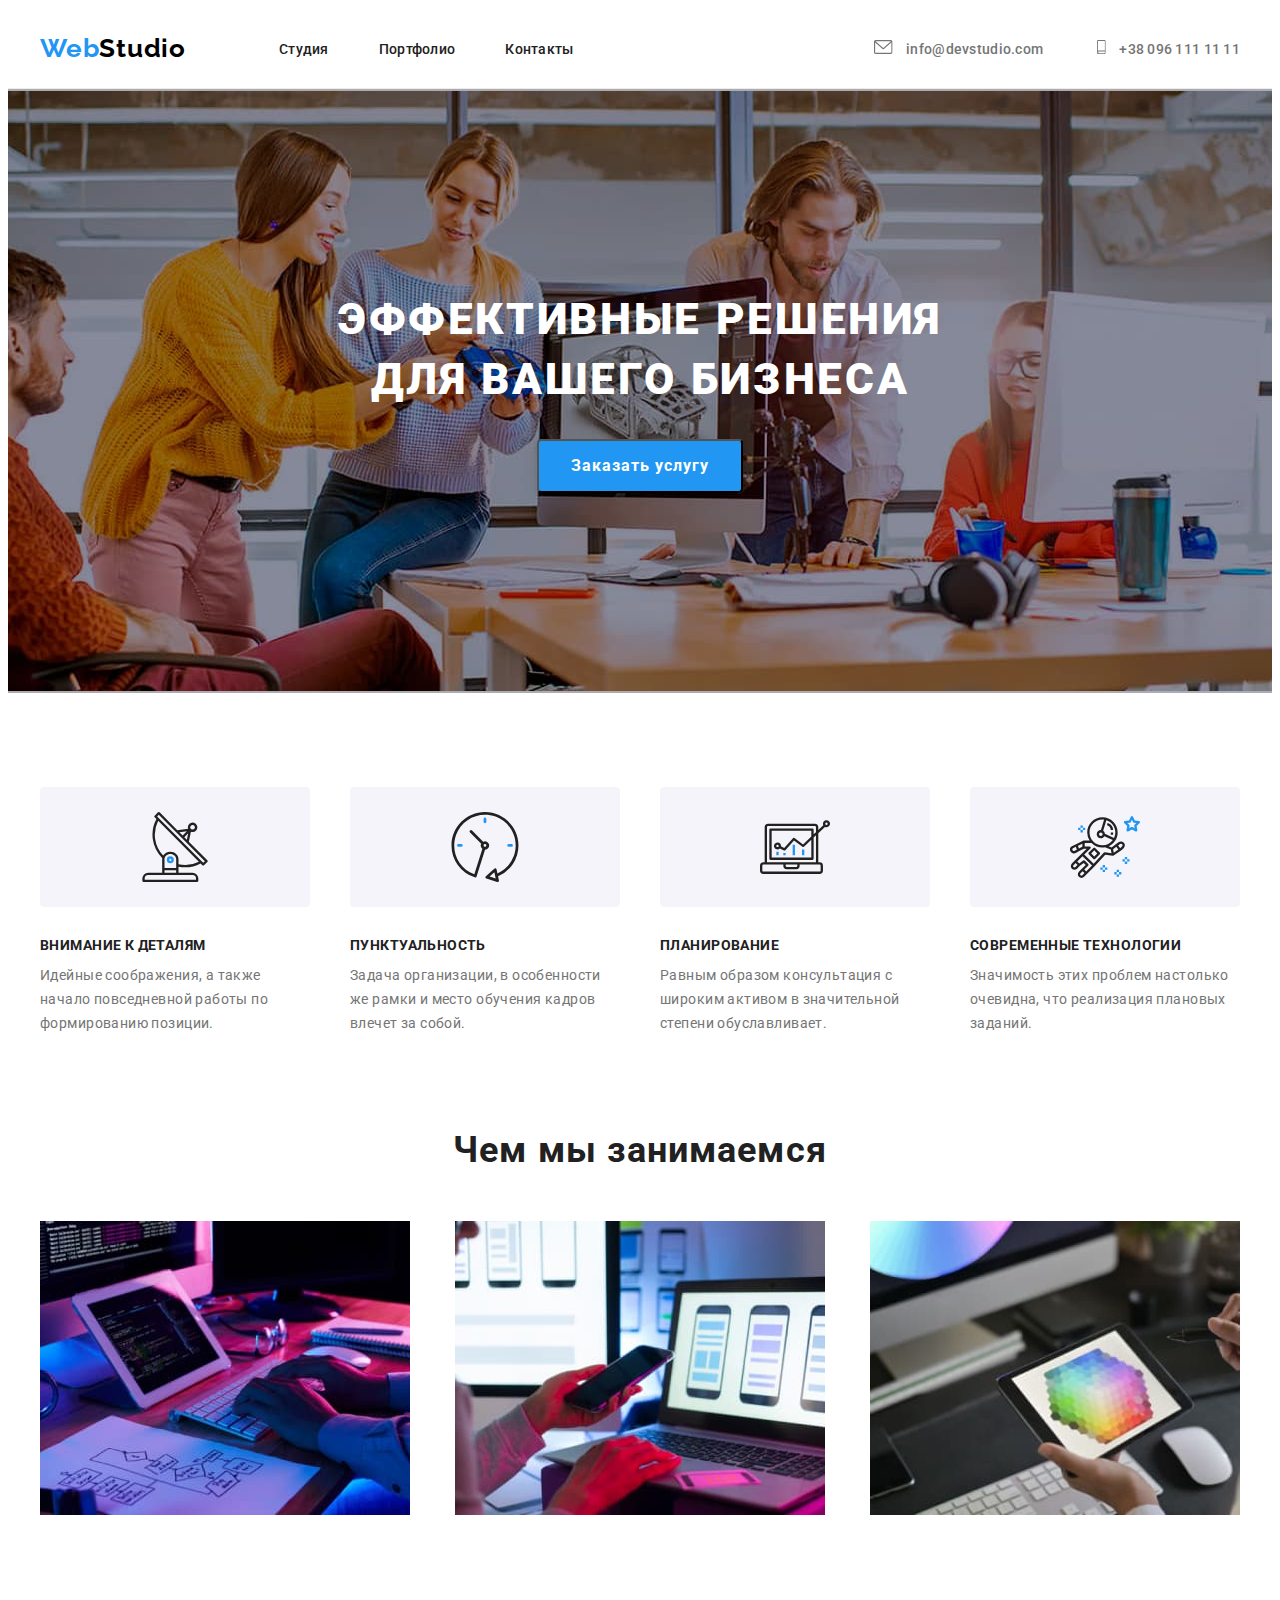
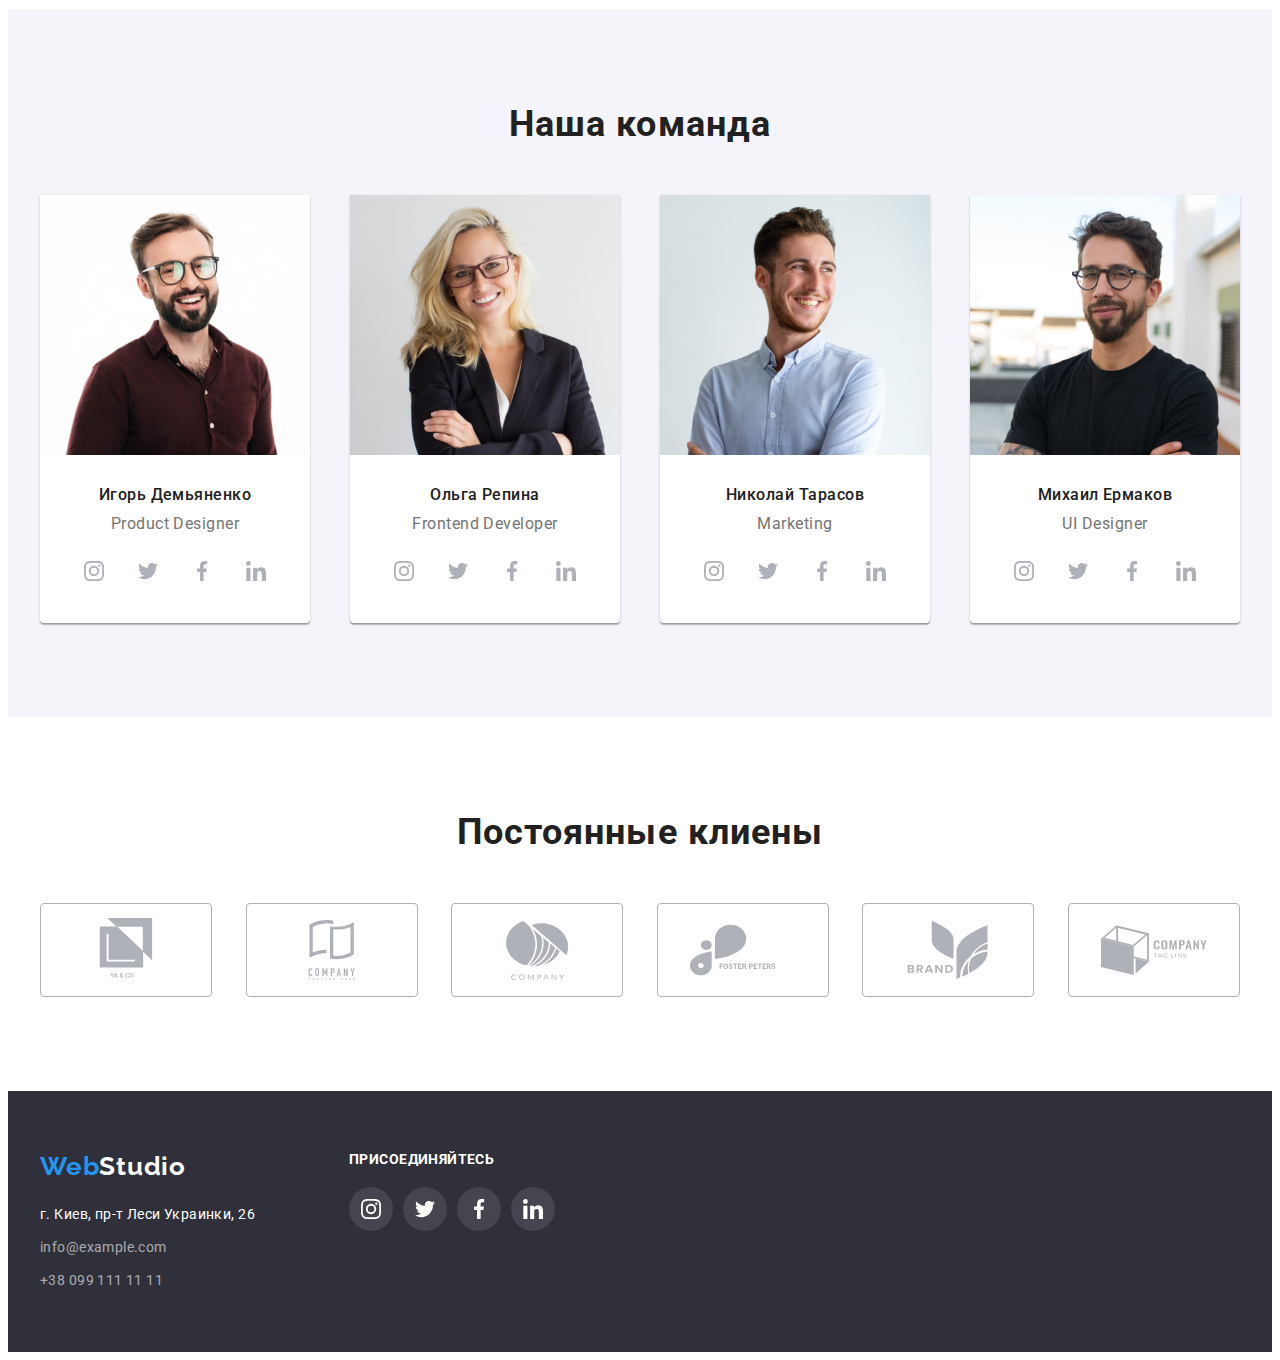
<file: index.html>
<!DOCTYPE html>
<html lang="en">
  <head>
    <meta charset="UTF-8" />
    <meta http-equiv="X-UA-Compatible" content="IE=edge" />
    <meta name="viewport" content="width=device-width, initial-scale=1.0" />
    <title>Web Stidio</title>
    <link
      rel="stylesheet"
      href="https://cdnjs.cloudflare.com/ajax/libs/modern-normalize/1.1.0/modern-normalize.min.css"
      integrity="sha512-wpPYUAdjBVSE4KJnH1VR1HeZfpl1ub8YT/NKx4PuQ5NmX2tKuGu6U/JRp5y+Y8XG2tV+wKQpNHVUX03MfMFn9Q=="
      crossorigin="anonymous"
      referrerpolicy="no-referrer"
    />
    <link rel="preconnect" href="https://fonts.googleapis.com" />
    <link rel="preconnect" href="https://fonts.gstatic.com" crossorigin />
    <link
      href="https://fonts.googleapis.com/css2?family=Raleway:wght@700&family=Roboto:wght@400;500;700;900&display=swap"
      rel="stylesheet"
    />
    <link rel="stylesheet" href="./css/styles.css" />
  </head>
  <body>
    <!-- Header-->
    <header>
      <div class="conteiner">
        <a href="./index.html" class="logo logo-heder"
          ><span class="first-logo">Web</span>Studio</a
        >
        <nav>
          <ul class="list">
            <li><a href="./index.html" class="nav-item">Студия</a></li>
            <li><a href="./portfolio.html" class="nav-item">Портфолио</a></li>
            <li><a href="" class="nav-item">Контакты</a></li>
          </ul>
        </nav>
        <div class="contact">
          <a href="mailto:info@devstudio.com" class="contact-header">
            <svg class="icon icon-envelope">
              <use xlink:href="./imges/icon.svg#icon-envelope"></use>
            </svg>
            info@devstudio.com</a
          >
          <a href="tel:+380961111111" class="contact-header">
            <svg class="icon icon-smartphone">
              <use xlink:href="./imges/icon.svg#icon-smartphone"></use>
            </svg>
            +38 096 111 11 11</a
          >
        </div>
      </div>
    </header>
    <!-- Main-->
    <main>
      <section class="hero">
        <div class="conteiner">
          <h1 class="hero-index">
            Эффективные решения <br />
            для вашего бизнеса
          </h1>
          <button type="button" class="hero-btn">Заказать услугу</button>
        </div>
      </section>
      <section>
        <div class="conteiner">
          <h2 class="visually-hidden">Особенности</h2>
          <ul class="list advantage">
            <li>
              <div>
                <svg class="icon icon-antenna">
                  <use xlink:href="./imges/icon.svg#icon-antenna"></use>
                </svg>
              </div>
              <h3>Внимание к деталям</h3>
              <p>
                Идейные соображения, а также начало повседневной работы по
                формированию позиции.
              </p>
            </li>
            <li>
              <div>
                <svg class="icon icon-clock">
                  <use xlink:href="./imges/icon.svg#icon-clock"></use>
                </svg>
              </div>
              <h3>Пунктуальность</h3>
              <p>
                Задача организации, в особенности же рамки и место обучения
                кадров влечет за собой.
              </p>
            </li>
            <li>
              <div>
                <svg class="icon icon-diagram">
                  <use xlink:href="./imges/icon.svg#icon-diagram"></use>
                </svg>
              </div>
              <h3>Планирование</h3>
              <p>
                Равным образом консультация с широким активом в значительной
                степени обуславливает.
              </p>
            </li>
            <li>
              <div>
                <svg class="icon icon-astronaut">
                  <use xlink:href="./imges/icon.svg#icon-astronaut"></use>
                </svg>
              </div>
              <h3>Современные технологии</h3>
              <p>
                Значимость этих проблем настолько очевидна, что реализация
                плановых заданий.
              </p>
            </li>
          </ul>
        </div>
      </section>
      <section class="works">
        <div class="conteiner">
          <h2>Чем мы занимаемся</h2>
          <ul class="list">
            <li>
              <img
                src="./imges/codding.jpg"
                alt="Валидный коддинг"
                width="370"
                height="294"
              />
            </li>
            <li>
              <img
                src="./imges/flex.jpg"
                alt="Кросплатформенные приложения"
                width="370"
                height="294"
              />
            </li>
            <li>
              <img
                src="./imges/style.jpg"
                alt="современная визуализация"
                width="370"
                height="294"
              />
            </li>
          </ul>
        </div>
      </section>
      <section class="team">
        <div class="conteiner">
          <h2>Наша команда</h2>
          <ul class="list list-team">
            <li class="team-item">
              <img
                src="./imges/igor.jpg"
                alt="Игорь Демьяненко"
                width="270"
                height="260"
              />
              <div class="title">
                <h3>Игорь Демьяненко</h3>
                <p>Product Designer</p>
                <div>
                  <ul class="list social">
                    <li class="social-item">
                      <a href="" target="_blank" rel="noopener noreferrer">
                        <svg class="icon icon-instagram">
                          <use
                            xlink:href="./imges/icon.svg#icon-instagram"
                          ></use>
                        </svg>
                      </a>
                    </li>
                    <li class="social-item">
                      <a href="" target="_blank" rel="noopener noreferrer"
                        ><svg class="icon icon-twitter">
                          <use xlink:href="./imges/icon.svg#icon-twitter"></use>
                        </svg>
                      </a>
                    </li>
                    <li class="social-item">
                      <a href="" target="_blank" rel="noopener noreferrer"
                        ><svg class="icon icon-facebook">
                          <use
                            xlink:href="./imges/icon.svg#icon-facebook"
                          ></use>
                        </svg>
                      </a>
                    </li>
                    <li class="social-item">
                      <a href="" target="_blank" rel="noopener noreferrer"
                        ><svg class="icon icon-linkedin">
                          <use
                            xlink:href="./imges/icon.svg#icon-linkedin"
                          ></use>
                        </svg>
                      </a>
                    </li>
                  </ul>
                </div>
              </div>
            </li>
            <li class="team-item">
              <img
                src="./imges/olga.jpg"
                alt="Ольга Репина"
                width="270"
                height="260"
              />
              <div class="title">
                <h3>Ольга Репина</h3>
                <p>Frontend Developer</p>
                <div>
                  <ul class="list social">
                    <li class="social-item">
                      <a href="" target="_blank" rel="noopener noreferrer">
                        <svg class="icon icon-instagram">
                          <use
                            xlink:href="./imges/icon.svg#icon-instagram"
                          ></use>
                        </svg>
                      </a>
                    </li>
                    <li class="social-item">
                      <a href="" target="_blank" rel="noopener noreferrer"
                        ><svg class="icon icon-twitter">
                          <use xlink:href="./imges/icon.svg#icon-twitter"></use>
                        </svg>
                      </a>
                    </li>
                    <li class="social-item">
                      <a href="" target="_blank" rel="noopener noreferrer"
                        ><svg class="icon icon-facebook">
                          <use
                            xlink:href="./imges/icon.svg#icon-facebook"
                          ></use>
                        </svg>
                      </a>
                    </li>
                    <li class="social-item">
                      <a href="" target="_blank" rel="noopener noreferrer"
                        ><svg class="icon icon-linkedin">
                          <use
                            xlink:href="./imges/icon.svg#icon-linkedin"
                          ></use>
                        </svg>
                      </a>
                    </li>
                  </ul>
                </div>
              </div>
            </li>
            <li class="team-item">
              <img
                src="./imges/nikolay.jpg"
                alt="Николай Тарасов"
                width="270"
                height="260"
              />
              <div class="title">
                <h3>Николай Тарасов</h3>
                <p>Marketing</p>
                <div>
                  <ul class="list social">
                    <li class="social-item">
                      <a href="" target="_blank" rel="noopener noreferrer">
                        <svg class="icon icon-instagram">
                          <use
                            xlink:href="./imges/icon.svg#icon-instagram"
                          ></use>
                        </svg>
                      </a>
                    </li>
                    <li class="social-item">
                      <a href="" target="_blank" rel="noopener noreferrer"
                        ><svg class="icon icon-twitter">
                          <use xlink:href="./imges/icon.svg#icon-twitter"></use>
                        </svg>
                      </a>
                    </li>
                    <li class="social-item">
                      <a href="" target="_blank" rel="noopener noreferrer"
                        ><svg class="icon icon-facebook">
                          <use
                            xlink:href="./imges/icon.svg#icon-facebook"
                          ></use>
                        </svg>
                      </a>
                    </li>
                    <li class="social-item">
                      <a href="" target="_blank" rel="noopener noreferrer"
                        ><svg class="icon icon-linkedin">
                          <use
                            xlink:href="./imges/icon.svg#icon-linkedin"
                          ></use>
                        </svg>
                      </a>
                    </li>
                  </ul>
                </div>
              </div>
            </li>
            <li class="team-item">
              <img
                src="./imges/mihail.jpg"
                alt="Михаил Ермаков"
                width="270"
                height="260"
              />
              <div class="title">
                <h3>Михаил Ермаков</h3>
                <p>UI Designer</p>
                <div>
                  <ul class="list social">
                    <li class="social-item">
                      <a href="" target="_blank" rel="noopener noreferrer">
                        <svg class="icon icon-instagram">
                          <use
                            xlink:href="./imges/icon.svg#icon-instagram"
                          ></use>
                        </svg>
                      </a>
                    </li>
                    <li class="social-item">
                      <a href="" target="_blank" rel="noopener noreferrer"
                        ><svg class="icon icon-twitter">
                          <use xlink:href="./imges/icon.svg#icon-twitter"></use>
                        </svg>
                      </a>
                    </li>
                    <li class="social-item">
                      <a href="" target="_blank" rel="noopener noreferrer"
                        ><svg class="icon icon-facebook">
                          <use
                            xlink:href="./imges/icon.svg#icon-facebook"
                          ></use>
                        </svg>
                      </a>
                    </li>
                    <li class="social-item">
                      <a href="" target="_blank" rel="noopener noreferrer"
                        ><svg class="icon icon-linkedin">
                          <use
                            xlink:href="./imges/icon.svg#icon-linkedin"
                          ></use>
                        </svg>
                      </a>
                    </li>
                  </ul>
                </div>
              </div>
            </li>
          </ul>
        </div>
      </section>
      <section class="clients">
        <div class="conteiner">
          <h2>Постоянные клиены</h2>
          <ul class="list client-list">
            <li class="client-item">
              <a href="" target="_blank" rel="noopener noreferrer">
                <div>
                  <svg class="icon icon-ya">
                    <use xlink:href="./imges/icon.svg#icon-ya"></use>
                  </svg>
                </div>
              </a>
            </li>
            <li class="client-item">
              <a href="" target="_blank" rel="noopener noreferrer"
                ><svg class="icon icon-taglinehere">
                  <use xlink:href="./imges/icon.svg#icon-taglinehere"></use>
                </svg>
              </a>
            </li>
            <li class="client-item">
              <a href="" target="_blank" rel="noopener noreferrer"
                ><svg class="icon icon-group2">
                  <use xlink:href="./imges/icon.svg#icon-group2"></use>
                </svg>
              </a>
            </li>
            <li class="client-item">
              <a href="" target="_blank" rel="noopener noreferrer"
                ><svg class="icon icon-foster-peters">
                  <use xlink:href="./imges/icon.svg#icon-foster-peters"></use>
                </svg>
              </a>
            </li>
            <li class="client-item">
              <a href="" target="_blank" rel="noopener noreferrer"
                ><svg class="icon icon-brand">
                  <use xlink:href="./imges/icon.svg#icon-brand"></use>
                </svg>
              </a>
            </li>
            <li class="client-item">
              <a href="" target="_blank" rel="noopener noreferrer">
                <svg class="icon icon-tagline">
                  <use xlink:href="./imges/icon.svg#icon-tagline"></use>
                </svg>
              </a>
            </li>
          </ul>
        </div>
      </section>
    </main>
    <!--Footer-->
    <footer class="footer">
      <div class="conteiner">
        <div class="footer-contact-block">
          <a href="./index.html" class="logo logo-footer"
            ><span class="first-logo">Web</span>Studio</a
          >
          <address>
            <ul class="list">
              <li>
                <a
                  href="https://goo.gl/maps/Edwmhxhsn8oZYqnP8"
                  target="_blank"
                  rel="noopener noreferrer"
                  class="gmaps"
                  >г. Киев, пр-т Леси Украинки, 26</a
                >
              </li>
              <li>
                <a href="mailto:info@example.com" class="contact-footer"
                  >info@example.com</a
                >
              </li>
              <li>
                <a href="tel:+380991111111" class="contact-footer"
                  >+38 099 111 11 11</a
                >
              </li>
            </ul>
          </address>
        </div>

        <div class="footer-soccial">
          <p>присоединяйтесь</p>
          <ul class="list footer-social-list">
            <li class="social-item">
              <a href="" target="_blank" rel="noopener noreferrer">
                <svg class="icon icon-instagram">
                  <use xlink:href="./imges/icon.svg#icon-instagram"></use>
                </svg>
              </a>
            </li>
            <li class="social-item">
              <a href="" target="_blank" rel="noopener noreferrer"
                ><svg class="icon icon-twitter">
                  <use xlink:href="./imges/icon.svg#icon-twitter"></use>
                </svg>
              </a>
            </li>
            <li class="social-item">
              <a href="" target="_blank" rel="noopener noreferrer"
                ><svg class="icon icon-facebook">
                  <use xlink:href="./imges/icon.svg#icon-facebook"></use>
                </svg>
              </a>
            </li>
            <li class="social-item">
              <a href="" target="_blank" rel="noopener noreferrer"
                ><svg class="icon icon-linkedin">
                  <use xlink:href="./imges/icon.svg#icon-linkedin"></use>
                </svg>
              </a>
            </li>
          </ul>
        </div>
      </div>
    </footer>
  </body>
</html>
</file>
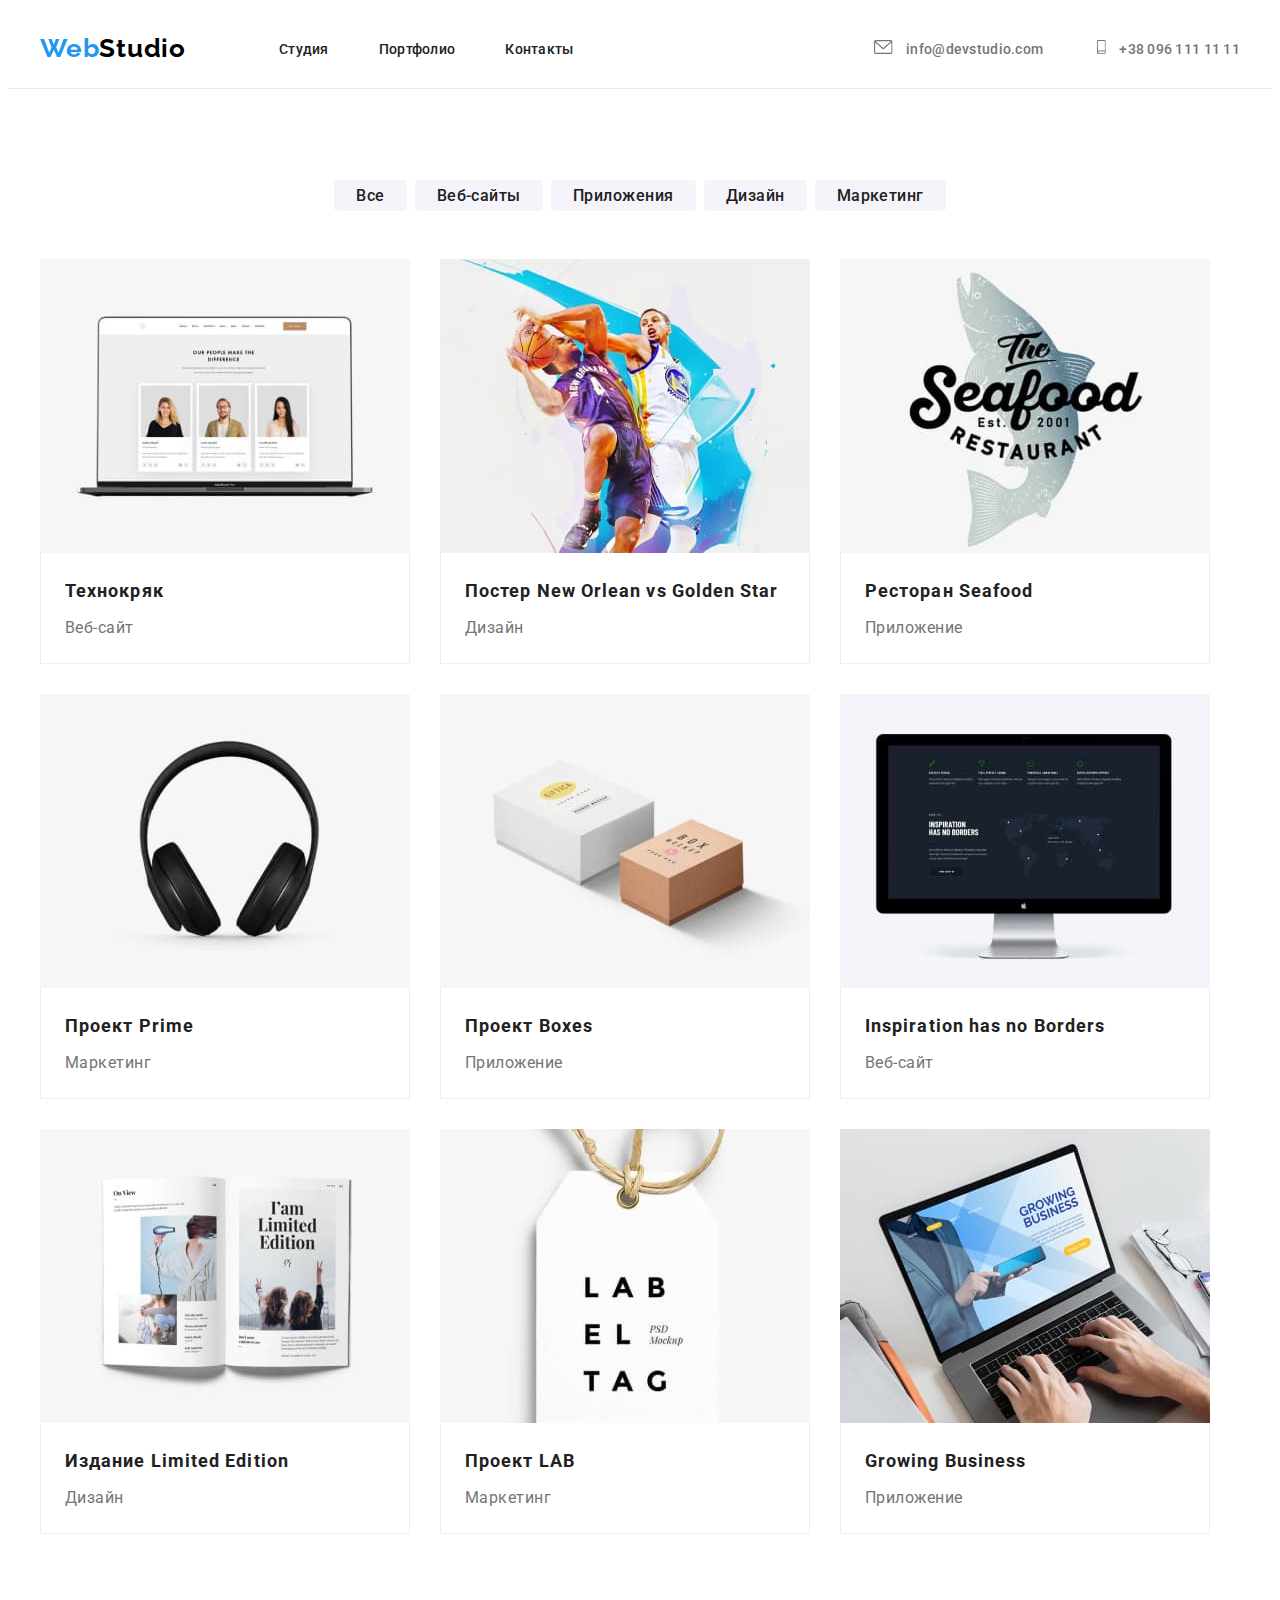
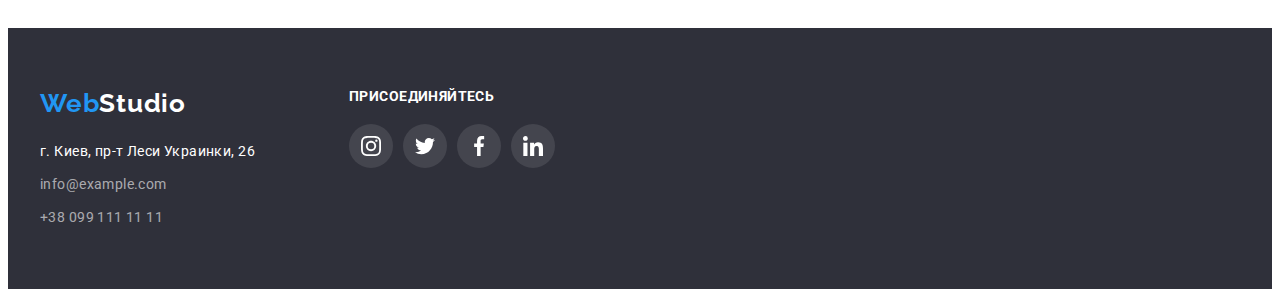
<file: portfolio.html>
<!DOCTYPE html>
<html lang="en">
  <head>
    <meta charset="UTF-8" />
    <meta http-equiv="X-UA-Compatible" content="IE=edge" />
    <meta name="viewport" content="width=device-width, initial-scale=1.0" />
    <title>Portfolio</title>
    <link
      rel="stylesheet"
      href="https://cdnjs.cloudflare.com/ajax/libs/modern-normalize/1.1.0/modern-normalize.min.css"
      integrity="sha512-wpPYUAdjBVSE4KJnH1VR1HeZfpl1ub8YT/NKx4PuQ5NmX2tKuGu6U/JRp5y+Y8XG2tV+wKQpNHVUX03MfMFn9Q=="
      crossorigin="anonymous"
      referrerpolicy="no-referrer"
    />
    <link rel="preconnect" href="https://fonts.googleapis.com" />
    <link rel="preconnect" href="https://fonts.gstatic.com" crossorigin />
    <link
      href="https://fonts.googleapis.com/css2?family=Raleway:wght@700&family=Roboto:wght@400;500;700;900&display=swap"
      rel="stylesheet"
    />
    <link rel="stylesheet" href="./css/styles.css" />
  </head>
  <body>
    <!-- Header-->
    <header>
      <div class="conteiner">
        <a href="./index.html" class="logo logo-heder"
          ><span class="first-logo">Web</span>Studio</a
        >
        <nav>
          <ul class="list">
            <li><a href="./index.html" class="nav-item">Студия</a></li>
            <li><a href="./portfolio.html" class="nav-item">Портфолио</a></li>
            <li><a href="" class="nav-item">Контакты</a></li>
          </ul>
        </nav>
        <div class="contact">
          <a href="mailto:info@devstudio.com" class="contact-header">
            <svg class="icon icon-envelope">
              <use xlink:href="./imges/icon.svg#icon-envelope"></use>
            </svg>
            info@devstudio.com</a
          >
          <a href="tel:+380961111111" class="contact-header">
            <svg class="icon icon-smartphone">
              <use xlink:href="./imges/icon.svg#icon-smartphone"></use>
            </svg>
            +38 096 111 11 11</a
          >
        </div>
      </div>
    </header>
    <!--main-->
    <main>
      <section class="portfolio">
        <div class="conteiner">
          <h1 class="visually-hidden">Наше портфолио</h1>
          <ul class="list portfolio-filter">
            <li>
              <input
                type="radio"
                name="filter"
                id="filterChoice1"
                value="all"
              /><label for="filterChoice1">Все</label>
            </li>
            <li>
              <input
                type="radio"
                name="filter"
                id="filterChoice2"
                value="Веб-сайты"
              /><label for="filterChoice2">Веб-сайты</label>
            </li>
            <li>
              <input
                type="radio"
                name="filter"
                id="filterChoice3"
                value="Приложения"
              />
              <label for="filterChoice3">Приложения</label>
            </li>
            <li>
              <input
                type="radio"
                name="filter"
                id="filterChoice4"
                value="Дизайн"
              />
              <label for="filterChoice4">Дизайн</label>
            </li>

            <li>
              <input
                type="radio"
                name="filter"
                id="filterChoice5"
                value="Маркетинг"
              />
              <label for="filterChoice5">Маркетинг</label>
            </li>
          </ul>
          <ul class="list portfolio-item">
            <li>
              <img
                src="./imges/tehnokriak.jpg"
                alt="Сйт Технокряк"
                width="370"
              />
              <div class="title">
                <h2>Технокряк</h2>
                <p>Веб-сайт</p>
              </div>
            </li>
            <li>
              <img
                src="./imges/poster.jpg"
                alt="красочный постер"
                width="370"
              />
              <div class="litle">
                <h2>Постер New Orlean vs Golden Star</h2>
                <p>Дизайн</p>
              </div>
            </li>
            <li>
              <img
                src="./imges/restoran.jpg"
                alt="логотип ресторана"
                width="370"
              />
              <div class="title">
                <h2>Ресторан Seafood</h2>
                <p>Приложение</p>
              </div>
            </li>
            <li>
              <img
                src="./imges/projectprime.jpg"
                alt="компьютерная переферия"
                width="370"
              />
              <div class="title">
                <h2>Проект Prime</h2>
                <p>Маркетинг</p>
              </div>
            </li>
            <li>
              <img
                src="./imges/projectbox.jpg"
                alt="фирмерные коробки"
                width="370"
              />
              <div class="title">
                <h2>Проект Boxes</h2>
                <p>Приложение</p>
              </div>
            </li>
            <li>
              <img
                src="./imges/inspiration.jpg"
                alt="целеустремленность"
                width="370"
              />
              <div class="title">
                <h2>Inspiration has no Borders</h2>
                <p>Веб-сайт</p>
              </div>
            </li>
            <li>
              <img src="./imges/izdanie.jpg" alt="литература" width="370" />
              <div class="title">
                <h2>Издание Limited Edition</h2>
                <p>Дизайн</p>
              </div>
            </li>
            <li>
              <img src="./imges/projectlab.jpg" alt="Лаборатория" width="370" />
              <div class="title">
                <h2>Проект LAB</h2>
                <p>Маркетинг</p>
              </div>
            </li>
            <li>
              <img src="./imges/growing.jpg" alt="Развитие" width="370" />
              <div class="title">
                <h2>Growing Business</h2>
                <p>Приложение</p>
              </div>
            </li>
          </ul>
        </div>
      </section>
    </main>
    <!--Footer-->
    <footer class="footer">
      <div class="conteiner">
        <div class="footer-contact-block">
          <a href="./index.html" class="logo logo-footer"
            ><span class="first-logo">Web</span>Studio</a
          >
          <address>
            <ul class="list">
              <li>
                <a
                  href="https://goo.gl/maps/Edwmhxhsn8oZYqnP8"
                  target="_blank"
                  rel="noopener noreferrer"
                  class="gmaps"
                  >г. Киев, пр-т Леси Украинки, 26</a
                >
              </li>
              <li>
                <a href="mailto:info@example.com" class="contact-footer"
                  >info@example.com</a
                >
              </li>
              <li>
                <a href="tel:+380991111111" class="contact-footer"
                  >+38 099 111 11 11</a
                >
              </li>
            </ul>
          </address>
        </div>

        <div class="footer-soccial">
          <p>присоединяйтесь</p>
          <ul class="list footer-social-list">
            <li class="social-item">
              <a href="" target="_blank" rel="noopener noreferrer">
                <svg class="icon icon-instagram">
                  <use xlink:href="./imges/icon.svg#icon-instagram"></use>
                </svg>
              </a>
            </li>
            <li class="social-item">
              <a href="" target="_blank" rel="noopener noreferrer"
                ><svg class="icon icon-twitter">
                  <use xlink:href="./imges/icon.svg#icon-twitter"></use>
                </svg>
              </a>
            </li>
            <li class="social-item">
              <a href="" target="_blank" rel="noopener noreferrer"
                ><svg class="icon icon-facebook">
                  <use xlink:href="./imges/icon.svg#icon-facebook"></use>
                </svg>
              </a>
            </li>
            <li class="social-item">
              <a href="" target="_blank" rel="noopener noreferrer"
                ><svg class="icon icon-linkedin">
                  <use xlink:href="./imges/icon.svg#icon-linkedin"></use>
                </svg>
              </a>
            </li>
          </ul>
        </div>
      </div>
    </footer>
  </body>
</html>
</file>
<file: css/styles.css>
:root {
  --primery-text-color: #757575;
  --title-text-color: #212121;
  --footer-text-color: #ffffff;
  --nav-item-color: #212121;
  --nav-item-active: #2196f3;
  --focus-link-color: #2196f3;
  --primery-bgcolor: #e5e5e5;
  --secondary-bgcolor: #f5f4fa;
  --header-bdcolor: #ffffff;
  --footer-bgcolor: #2f303a;
}

body {
  font-family: "Roboto", sans-serif;
  color: var(--primery-text-color);
}

h1,
h2,
h3,
h4,
h5,
h6,
p,
ul,
li {
  margin: 0;
  padding: 0;
}

h2 {
  font-weight: 700;
  font-size: 36px;
  line-height: calc(42 / 36);
  text-align: center;
  letter-spacing: 0.03em;
  color: var(--title-text-color);
}
.list {
  list-style: none;
}

.conteiner {
  margin: 0 auto;
  width: 1200px;
  padding: 0 15px;
  display: flex;
}

img {
  display: block;
  max-width: 100%;
  height: auto;
}
section {
  padding: 94px 0;
}

.icon {
  display: inline-block;
  width: 1em;
  height: 1em;
  stroke-width: 0;
  stroke: currentColor;
  fill: currentColor;
}

header {
  border-bottom: 1px solid #ececec;
}
header .conteiner {
  flex-direction: row;
  align-items: center;
  height: 80px;
}

header ul {
  display: flex;
}

.icon-envelope {
  width: 1.3330078125em;
}

.icon-smartphone {
  width: 0.625em;
}

.hero {
  padding-top: 200px;
  padding-left: 0;
  padding-bottom: 200px;
  padding-right: 0;
  background-color: rgba(47, 48, 58, 0.4);
  background-image: url(../imges/hero.jpg);
  background-position: 50%;
  background-repeat: no-repeat;
}

.hero-index {
  margin-bottom: 30px;
  font-weight: 900;
  font-size: 44px;
  line-height: calc(60 / 44);
  text-align: center;
  letter-spacing: 0.06em;
  text-transform: uppercase;
  color: #ffffff;
}
.hero-btn {
  padding-top: 10px;
  padding-left: 32px;
  padding-bottom: 10px;
  padding-right: 32px;
  margin-left: auto;
  margin-right: auto;
  background-color: #2196f3;

  font-family: "Roboto", sans-serif;
  font-weight: 700;
  font-size: 16px;
  line-height: calc(30 / 16);
  text-align: center;
  letter-spacing: 0.06em;
  color: #ffffff;
  box-shadow: 0px 4px 4px rgba(0, 0, 0, 0.15);
  border-radius: 4px;
  cursor: pointer;
}

.logo {
  display: flex;
  font-family: "Raleway", sans-serif;
  font-weight: 700;
  font-size: 26px;
  line-height: calc(31 / 26);
  letter-spacing: 0.03em;
  text-decoration: none;
  margin-right: 93px;
}
.logo-heder {
  color: #000000;
}
.logo-heder:visited {
  color: #000000;
}

.logo .first-logo {
  color: #2196f3;
}

.nav-item {
  font-weight: 500;
  font-size: 14px;
  line-height: calc(16 / 14);
  letter-spacing: 0.02em;
  color: var(--nav-item-color);
  text-decoration: none;
}

nav li:not(:last-child) {
  margin-right: 50px;
}

.nav-item:hover,
.nav-item:focus {
  color: var(--nav-item-active);
}
header .contact {
  margin-left: auto;
}

.contact-header svg {
  margin-right: 10px;
}

.contact .contact-header:not(:last-child) {
  margin-right: 50px;
}

main .conteiner {
  flex-direction: column;
}

.advantage {
  display: flex;
  justify-content: space-between;
}

.advantage li {
  width: 270px;
}

.advantage div {
  display: flex;
  justify-content: center;
  align-items: center;
  height: 120px;
  border-radius: 4px;
  margin-bottom: 30px;
  background-color: #f5f4fa;
}

.advantage .icon {
  width: 70px;
  height: 70px;
}

.advantage h3 {
  font-size: 14px;
  line-height: calc(16 / 14);
  letter-spacing: 0.03em;
  text-transform: uppercase;
  color: var(--title-text-color);
  margin-bottom: 10px;
}

.advantage p {
  font-size: 14px;
  line-height: calc(24 / 14);
  letter-spacing: 0.03em;
}

.works {
  padding-top: 0;
}
.works h2 {
  margin-bottom: 50px;
}

.works ul {
  display: flex;
  justify-content: space-between;
}

.team {
  background-color: #f5f4fa;
}
.team h2 {
  margin-bottom: 50px;
}

.team ul {
  display: flex;
  flex-wrap: wrap;
  justify-content: space-between;
}

.team .team-item {
  display: flex;
  width: 270px;
  flex-direction: column;
  box-shadow: 0px 1px 3px rgba(0, 0, 0, 0.12), 0px 1px 1px rgba(0, 0, 0, 0.14),
    0px 2px 1px rgba(0, 0, 0, 0.2);
  border-bottom-left-radius: 4px;
  border-bottom-right-radius: 4px;
  background-color: #ffffff;
}

.list-team .title {
  padding-top: 30px;
  padding-left: 0px;
  padding-bottom: 30px;
  padding-right: 0px;
}

.list-team h3 {
  margin-bottom: 10px;
  font-weight: 500;
  font-size: 16px;
  line-height: calc(19 / 16);
  text-align: center;
  letter-spacing: 0.03em;
  color: var(--title-text-color);
}

.list-team p {
  margin-bottom: 16px;
  font-size: 16px;
  line-height: calc(19 / 16);
  text-align: center;
  letter-spacing: 0.03em;
}

.team-item a {
  display: flex;
  justify-content: center;
  align-items: center;
  width: 44px;
  height: 44px;
  border-radius: 50%;

  color: #afb1b8;
}

.social-item a:hover,
.social-item a:focus {
  color: #ffffff;
  background-color: var(--focus-link-color);
}
.team .icon {
  width: 20px;
  height: 20px;
}

.team .social {
  display: flex;
  width: 206px;
  margin: 0 auto;
}

.clients h2 {
  margin-bottom: 50px;
}
.clients .client-list {
  display: flex;
  justify-content: space-between;
}

.clients .icon {
  width: 106px;
  height: 60px;
}

.client-list a {
  display: inline-flex;
  justify-content: center;
  align-items: center;
  width: 170px;
  height: 92px;

  border: 1px solid #afb1b8;
  border-radius: 4px;

  color: #afb1b8;
}

.client-list a:hover,
.client-list a:focus {
  color: var(--focus-link-color);
  border-color: var(--focus-link-color);
}

.contact-header {
  font-style: normal;
  font-weight: 500;
  font-size: 14px;
  line-height: calc(16 / 14);
  letter-spacing: 0.02em;
  color: var(--primery-text-color);
  text-decoration: none;
}

.contact-footer {
  font-style: normal;
  font-size: 14px;
  line-height: calc(24 / 14);
  letter-spacing: 0.03em;
  color: rgba(255, 255, 255, 0.6);
  text-decoration: none;
}

.contact-header:hover,
.contact-header:focus,
.contact-footer:hover,
.contact-footer:focus {
  color: var(--focus-link-color);
}

.footer {
  display: flex;
  padding-top: 60px;
  padding-bottom: 60px;
  background-color: var(--footer-bgcolor);
  color: var(--footer-text-color);
}

.footer-contact-block {
  margin-right: 70px;
}
.logo-footer {
  margin-bottom: 20px;
  color: #ffffff;
}

.logo-footer:visited {
  color: #ffffff;
}

.footer-contact-block li:not(:last-child) {
  margin-bottom: 9px;
}

.gmaps {
  font-style: normal;
  font-weight: 400;
  font-size: 14px;
  line-height: calc(24 / 14);
  letter-spacing: 0.03em;
  color: #ffffff;
  text-decoration: none;
}

.footer-soccial {
  width: 206px;
  height: 80px;
}
.footer-soccial .list {
  justify-content: space-between;
}
.footer-soccial p {
  margin-bottom: 20px;
  font-weight: 700;
  font-size: 14px;
  line-height: calc(16 / 14);
  letter-spacing: 0.03em;
  text-transform: uppercase;
}
.footer-soccial .list {
  display: flex;
}

.footer-soccial a {
  display: flex;
  justify-content: center;
  align-items: center;
  width: 44px;
  height: 44px;
  color: inherit;
  background-color: rgba(255, 255, 255, 0.1);
  border-radius: 50%;
}

.footer .icon {
  height: 20px;
  width: 20px;
}

.portfolio-filter {
  justify-content: center;
  display: flex;
  margin-bottom: 50px;
}

.portfolio-filter li:not(:last-child) {
  margin-right: 8px;
}

.portfolio-filter input[type="radio"] {
  position: absolute;
  width: 1px;
  height: 1px;
  margin: -1px;
  border: 0;
  padding: 0;
  white-space: nowrap;
  clip-path: inset(100%);
  clip: rect(0 0 0 0);
  overflow: hidden;
}

.portfolio-filter label {
  cursor: pointer;
  padding: 6px 22px;
  border-radius: 4px;
  text-align: center;
  letter-spacing: 0.03em;
  color: #212121;
  font-weight: 500;
  font-size: 16px;
  line-height: calc(26 / 16);
  background-color: #f5f4fa;
}

.portfolio-filter input[type="radio"]:checked + label,
/* .portfolio-filter label:hover,
.portfolio-filter label:focus, */
.portfolio-filter input[type="radio"]:hover + label,
.portfolio-filter input[type="radio"]:focus + label {
  background: #2196f3;
  color: #ffffff;
  box-shadow: 0px 3px 1px rgba(0, 0, 0, 0.1), 0px 1px 2px rgba(0, 0, 0, 0.08),
    0px 2px 2px rgba(0, 0, 0, 0.12);
}

.portfolio-item {
  display: flex;
  flex-wrap: wrap;
  margin: -15px;
}

.portfolio-item li {
  margin: 15px;
}

.portfolio-item li:hover {
  box-shadow: 0px 1px 1px rgba(0, 0, 0, 0.12), 0px 4px 4px rgba(0, 0, 0, 0.06),
    1px 4px 6px rgba(0, 0, 0, 0.16);
}
/* .portfolio-item li:not(:nth-child(3n)) {
  margin-right: 30px;
} */

/* .portfolio-item li:not(:nth-last-child(-n + 3)) {
  margin-bottom: 30px;
}  */

.portfolio-item div {
  padding-top: 20px;
  padding-right: 24px;
  padding-bottom: 20px;
  padding-left: 24px;
  border-left: 1px solid #eeeeee;
  border-right: 1px solid #eeeeee;
  border-bottom: 1px solid #eeeeee;
}

.portfolio-item .title {
  padding: 20xp 24px;
}

.portfolio-item h2 {
  margin-bottom: 4px;
  font-weight: 700;
  font-size: 18px;
  line-height: calc(36 / 18);
  letter-spacing: 0.06em;
  color: var(--title-text-color);
  text-align: left;
}

.portfolio-item p {
  font-weight: 400;
  font-size: 16px;
  line-height: calc(30 / 16);
  letter-spacing: 0.03em;
}

.visually-hidden {
  position: absolute;
  width: 1px;
  height: 1px;
  margin: -1px;
  border: 0;
  padding: 0;
  white-space: nowrap;
  clip-path: inset(100%);
  clip: rect(0 0 0 0);
  overflow: hidden;
}
</file>
